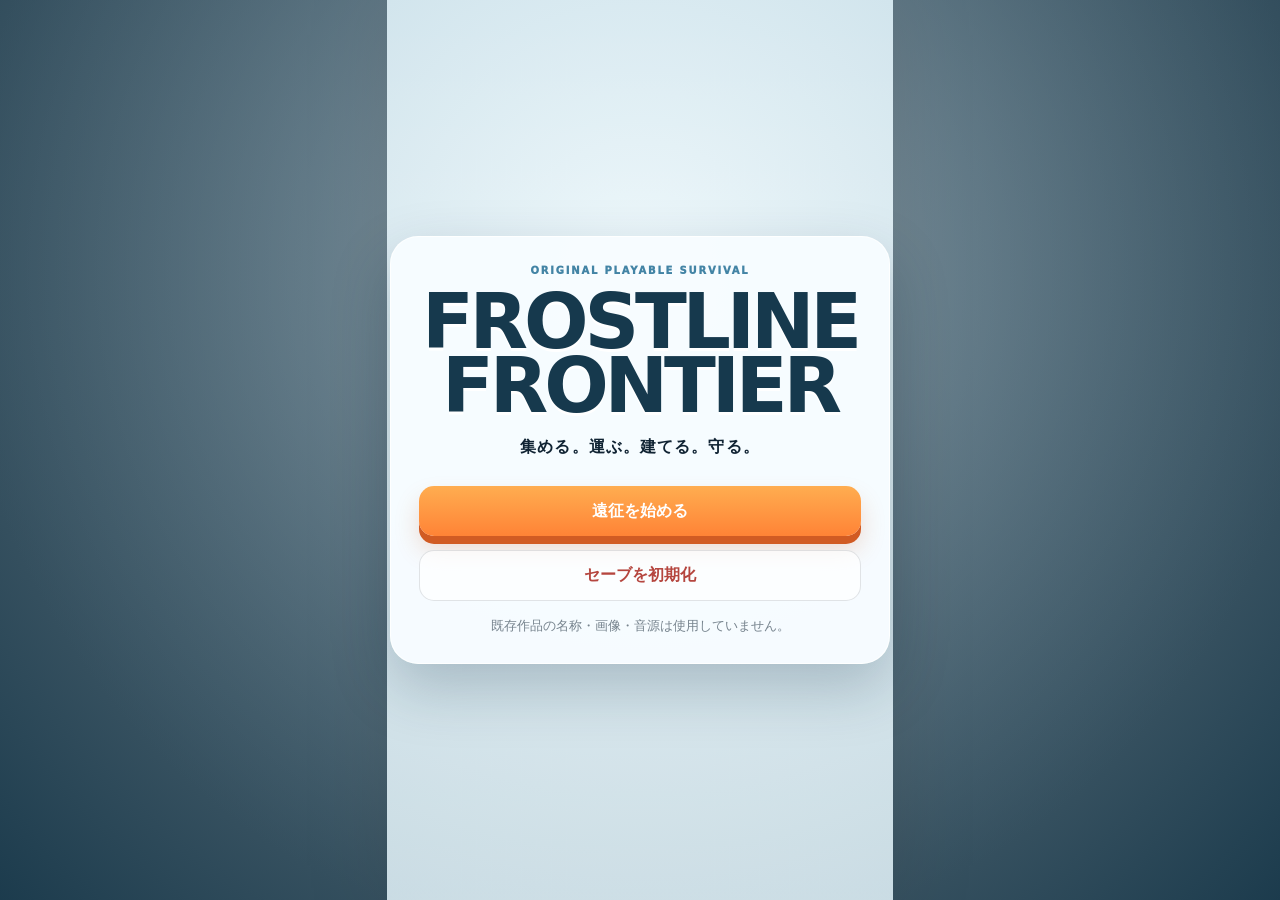
<file: index.html>
<!doctype html>
<html lang="ja">
<head>
  <meta charset="utf-8" />
  <meta name="viewport" content="width=device-width,initial-scale=1,maximum-scale=1,user-scalable=no,viewport-fit=cover" />
  <meta name="theme-color" content="#dceef6" />
  <title>Frostline Frontier</title>
  <link rel="stylesheet" href="styles.css" />
</head>
<body>
  <main id="app">
    <canvas id="game" width="540" height="960" aria-label="Frostline Frontier game canvas"></canvas>

    <section id="hud" class="hud hidden">
      <div class="hud-left">
        <button id="pauseBtn" class="icon-btn" aria-label="一時停止">Ⅱ</button>
        <div class="hud-copy">
          <div id="stageTitle" class="stage-title"></div>
          <div id="objective" class="objective"></div>
        </div>
      </div>
      <div class="hud-right">
        <div class="pill coin-pill"><span class="coin-dot"></span><span id="coinHud">0</span></div>
        <div class="pill load-pill"><span class="load-mark">▰</span><span id="carryHud">0/0</span></div>
      </div>
      <div class="progress-track"><div id="goalBar" class="progress-fill"></div></div>
    </section>

    <section id="titleScreen" class="panel-screen">
      <div class="hero-card">
        <div class="eyebrow">ORIGINAL PLAYABLE SURVIVAL</div>
        <h1>FROSTLINE<br/>FRONTIER</h1>
        <p>集める。運ぶ。建てる。守る。</p>
        <button id="startBtn" class="primary">遠征を始める</button>
        <button id="resetBtn" class="ghost danger">セーブを初期化</button>
        <small>既存作品の名称・画像・音源は使用していません。</small>
      </div>
    </section>

    <section id="stageScreen" class="panel-screen hidden">
      <div class="menu-card wide">
        <div class="menu-head">
          <div>
            <div class="eyebrow">EXPEDITION MAP</div>
            <h2>雪原遠征</h2>
          </div>
          <div class="currency"><span class="coin-dot"></span> <span id="coinMenu">0</span></div>
        </div>
        <div id="stageGrid" class="stage-grid"></div>
        <div class="menu-actions">
          <button id="upgradeBtn" class="secondary">装備強化</button>
          <button id="backTitleBtn" class="ghost">タイトルへ</button>
        </div>
      </div>
    </section>

    <section id="upgradeScreen" class="panel-screen hidden">
      <div class="menu-card">
        <div class="menu-head">
          <div><div class="eyebrow">PERMANENT UPGRADES</div><h2>遠征装備</h2></div>
          <div class="currency"><span class="coin-dot"></span> <span id="coinUpgrade">0</span></div>
        </div>
        <div id="upgradeList" class="upgrade-list"></div>
        <button id="upgradeBackBtn" class="primary">戻る</button>
      </div>
    </section>

    <section id="pauseScreen" class="panel-screen hidden translucent">
      <div class="menu-card compact">
        <div class="eyebrow">PAUSED</div>
        <h2>一時停止</h2>
        <button id="resumeBtn" class="primary">続ける</button>
        <button id="restartBtn" class="secondary">ステージを最初から</button>
        <button id="quitBtn" class="ghost">ステージ選択へ</button>
      </div>
    </section>

    <section id="completeScreen" class="panel-screen hidden translucent">
      <div class="menu-card compact result-card">
        <div class="eyebrow">STAGE CLEAR</div>
        <h2 id="clearTitle">クリア！</h2>
        <div id="stars" class="stars">★★★</div>
        <p id="resultText"></p>
        <button id="nextBtn" class="primary">次へ</button>
        <button id="selectBtn" class="ghost">ステージ選択</button>
      </div>
    </section>

    <div id="toast" class="toast hidden"></div>
  </main>
  <script src="player-motion.js"></script>
  <script src="game.js"></script>
</body>
</html>
</file>
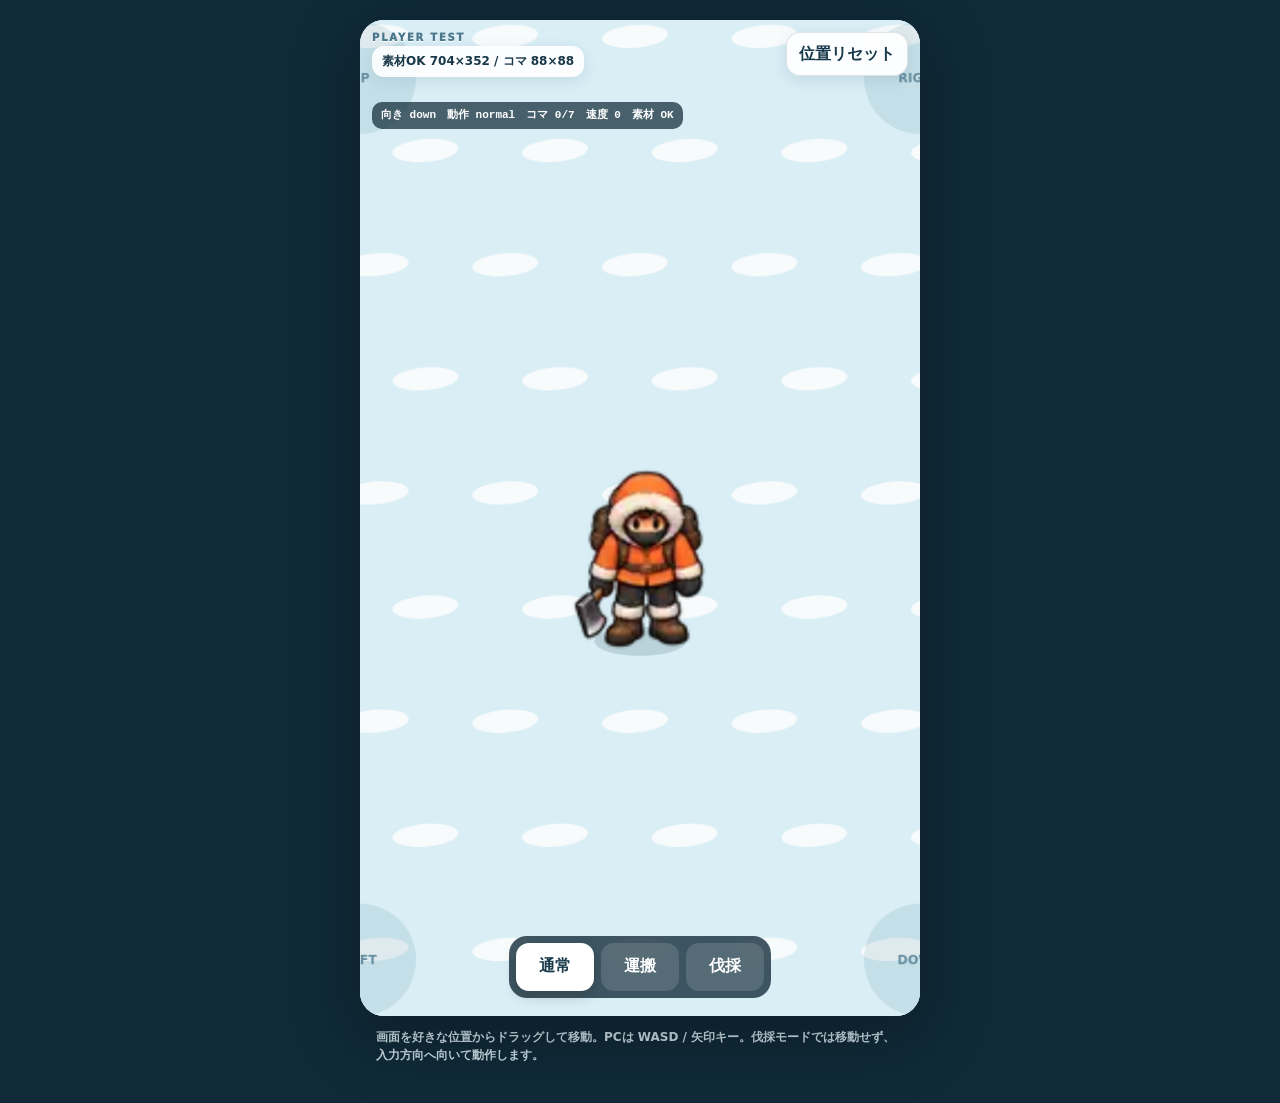
<file: player-test.html>
<!doctype html>
<html lang="ja">
<head>
  <meta charset="utf-8">
  <meta name="viewport" content="width=device-width,initial-scale=1,maximum-scale=1,user-scalable=no,viewport-fit=cover">
  <meta name="theme-color" content="#163241">
  <title>Player Animation Test</title>
  <link rel="stylesheet" href="player-test.css">
</head>
<body>
  <main class="test-shell">
    <section class="game-frame">
      <canvas id="testCanvas" width="540" height="960" aria-label="プレイヤー操作とアニメーションのテスト"></canvas>

      <div class="topbar">
        <div>
          <div class="eyebrow">PLAYER TEST</div>
          <div class="status" id="status">素材を読み込み中…</div>
        </div>
        <button id="resetPos" type="button" class="small-btn">位置リセット</button>
      </div>

      <div class="debug" id="debug">loading</div>

      <div class="mode-panel" aria-label="アニメーションモード">
        <button type="button" class="mode active" data-mode="normal">通常</button>
        <button type="button" class="mode" data-mode="carry">運搬</button>
        <button type="button" class="mode" data-mode="chop">伐採</button>
      </div>
    </section>

    <p class="help">画面を好きな位置からドラッグして移動。PCは WASD / 矢印キー。伐採モードでは移動せず、入力方向へ向いて動作します。</p>
  </main>
  <script src="player-motion.js"></script>
  <script src="player-test.js"></script>
</body>
</html>
</file>
<file: styles.css>
:root{
  color-scheme:light;
  --ink:#102333;
  --panel:rgba(247,252,255,.96);
  --line:rgba(16,35,51,.12);
  --shadow:0 24px 60px rgba(14,47,67,.24);
}
*{box-sizing:border-box;-webkit-tap-highlight-color:transparent}
html,body{margin:0;width:100%;height:100%;overflow:hidden;background:#0f2735;font-family:Inter,ui-sans-serif,system-ui,-apple-system,"Hiragino Kaku Gothic ProN","Yu Gothic",sans-serif;color:var(--ink);touch-action:none}
button{font:inherit}
#app{position:relative;width:100%;height:100%;display:grid;place-items:center;overflow:hidden;background:radial-gradient(circle at 50% 30%,#254b60,#0f2735 76%)}
#game{
  display:block;
  width:min(100vw,56.25vh);
  height:min(177.7778vw,100vh);
  background:#d8eef7;
  box-shadow:0 0 70px rgba(0,0,0,.28);
  touch-action:none
}
.hidden{display:none!important}
.panel-screen{
  position:absolute;inset:0;z-index:20;display:grid;place-items:center;
  padding:max(18px,env(safe-area-inset-top)) 18px max(18px,env(safe-area-inset-bottom));
  background:radial-gradient(circle at 50% 30%,rgba(255,255,255,.48),rgba(61,112,139,.28));
  overflow:auto
}
.panel-screen.translucent{background:rgba(8,28,40,.54);backdrop-filter:blur(9px)}
.hero-card,.menu-card{
  width:min(500px,92vw);padding:28px;border-radius:28px;background:var(--panel);
  border:1px solid rgba(255,255,255,.85);box-shadow:var(--shadow);text-align:center
}
.hero-card h1{
  font-size:clamp(44px,12vw,76px);line-height:.84;margin:14px 0;letter-spacing:-.055em;
  color:#16394d;text-shadow:0 3px 0 #fff
}
.hero-card p{font-weight:900;letter-spacing:.07em;margin:20px 0 28px}
.hero-card small{display:block;margin-top:16px;opacity:.55}
.menu-card.wide{width:min(760px,94vw)}
.menu-card.compact{width:min(420px,90vw)}
.menu-head{display:flex;align-items:center;justify-content:space-between;gap:16px;text-align:left;margin-bottom:18px}
.menu-head h2,.menu-card h2{margin:4px 0 0;font-size:30px}
.eyebrow{font-size:10px;font-weight:1000;letter-spacing:.18em;color:#4384a5}
.currency{display:flex;align-items:center;gap:8px;font-weight:1000;font-size:18px;background:#fff3cb;padding:10px 13px;border-radius:999px;white-space:nowrap}
.coin-dot{display:inline-block;width:18px;height:18px;border-radius:50%;background:radial-gradient(circle at 35% 30%,#fff3a1 0 16%,#f7c94a 17% 62%,#ce8d1d 63%);box-shadow:inset 0 0 0 2px rgba(132,82,9,.2)}
button{border:0;border-radius:15px;padding:14px 18px;font-weight:900;cursor:pointer;transition:transform .12s ease,filter .12s ease;min-height:50px}
button:active{transform:translateY(2px) scale(.99)}
.primary{width:100%;background:linear-gradient(#ffad50,#ff8336);color:#fff;box-shadow:0 8px 0 #d15b23,0 14px 24px rgba(209,91,35,.22)}
.secondary{background:#16394d;color:#fff;box-shadow:0 6px 0 #0b2432}
.ghost{background:rgba(255,255,255,.68);border:1px solid var(--line);color:var(--ink)}
.danger{color:#b5463f;margin-top:14px;width:100%}

.stage-grid{display:grid;grid-template-columns:repeat(2,1fr);gap:10px}
.stage-card{
  position:relative;text-align:left;min-height:142px;padding:15px;border-radius:20px;
  background:linear-gradient(150deg,#fff,#e7f8ff);border:1px solid rgba(50,102,130,.12);
  overflow:hidden;cursor:pointer
}
.stage-card.locked{filter:grayscale(.75);opacity:.5;cursor:not-allowed}
.stage-card .num{font-size:10px;font-weight:1000;letter-spacing:.14em;color:#4b88a5}
.stage-card h3{margin:8px 0 5px;font-size:19px}
.stage-card p{font-size:11px;line-height:1.45;margin:0;opacity:.65;font-weight:750;max-width:82%}
.stage-card .badge{
  position:absolute;right:10px;bottom:10px;width:44px;height:44px;border-radius:15px;
  display:grid;place-items:center;background:#17394d;color:#fff;font-size:17px;font-weight:1000;
  box-shadow:0 5px 0 rgba(7,29,42,.22)
}
.stage-card .best{position:absolute;left:14px;bottom:10px;color:#f49b22;font-weight:1000;font-size:12px}
.menu-actions{display:flex;justify-content:center;gap:10px;margin-top:18px}
.upgrade-list{display:grid;gap:12px;margin:18px 0}
.upgrade-row{
  display:grid;grid-template-columns:1fr auto;gap:12px;align-items:center;text-align:left;padding:14px;
  border-radius:18px;background:#f3fbff;border:1px solid var(--line)
}
.upgrade-row h3{margin:0 0 4px}
.upgrade-row p{margin:0;opacity:.65;font-size:12px}
.upgrade-row button{min-width:114px;background:#16394d;color:white}
.upgrade-row button:disabled{opacity:.35}

.hud{
  position:absolute;z-index:10;top:0;left:50%;transform:translateX(-50%);
  width:min(100vw,56.25vh);
  padding:max(10px,env(safe-area-inset-top)) 10px 0;
  display:grid;grid-template-columns:1fr auto;gap:7px;pointer-events:none;
  text-shadow:0 2px 0 rgba(255,255,255,.8)
}
.hud-left,.hud-right{display:flex;align-items:flex-start;gap:8px}
.hud-right{justify-content:flex-end}
.hud-copy{min-width:0;padding-top:2px}
.icon-btn{
  pointer-events:auto;min-width:42px;width:42px;min-height:42px;height:42px;padding:0;
  background:rgba(255,255,255,.93);border:1px solid rgba(15,46,63,.12);box-shadow:0 4px 12px rgba(15,46,63,.12)
}
.stage-title{font-weight:1000;font-size:13px;white-space:nowrap;overflow:hidden;text-overflow:ellipsis;max-width:250px}
.objective{font-weight:850;font-size:10px;opacity:.76;max-width:245px;line-height:1.25}
.pill{
  min-height:39px;display:flex;align-items:center;gap:7px;
  background:rgba(255,255,255,.91);border:1px solid rgba(15,46,63,.1);
  border-radius:999px;padding:7px 10px;font-size:12px;font-weight:1000;white-space:nowrap
}
.load-mark{font-size:14px;color:#c36433;transform:rotate(90deg);display:inline-block}
.progress-track{
  grid-column:1/-1;height:7px;margin:0 4px;background:rgba(19,63,86,.17);
  border:1px solid rgba(255,255,255,.7);border-radius:999px;overflow:hidden
}
.progress-fill{height:100%;width:0;background:linear-gradient(90deg,#ff8d38,#ffd64e);transition:width .15s ease}
.toast{
  position:absolute;z-index:30;left:50%;bottom:max(24px,env(safe-area-inset-bottom));transform:translateX(-50%);
  background:rgba(13,37,50,.93);color:white;font-weight:900;border-radius:999px;padding:11px 16px;
  pointer-events:none;box-shadow:0 10px 30px rgba(0,0,0,.2);white-space:nowrap;max-width:88vw
}
.result-card .stars{font-size:42px;color:#ffb52c;letter-spacing:.12em;text-shadow:0 3px 0 #d97d1f;margin:12px 0}
.result-card p{font-weight:800;line-height:1.7}

@media(min-width:800px){
  .stage-grid{grid-template-columns:repeat(3,1fr)}
  .stage-card{min-height:150px}
}
@media(max-width:430px){
  .hero-card,.menu-card{padding:22px;border-radius:23px}
  .stage-grid{gap:8px}
  .stage-card{padding:12px;min-height:132px}
  .stage-card h3{font-size:16px}
  .stage-card p{font-size:10px}
  .stage-card .best{font-size:11px;bottom:8px;left:11px}
  .stage-card .badge{right:8px;bottom:8px;width:38px;height:38px;border-radius:13px}
  .menu-head h2,.menu-card h2{font-size:26px}
  .currency{font-size:15px}
  .menu-actions{flex-direction:column}
  .menu-actions button{width:100%}
  .stage-title{max-width:44vw}
  .objective{max-width:45vw}
  .pill{padding:6px 9px}
}
</file>
<file: player-test.css>
*{box-sizing:border-box;-webkit-tap-highlight-color:transparent}
:root{color-scheme:dark}
html,body{margin:0;min-height:100%;background:#102a38;color:#fff;font-family:Inter,ui-sans-serif,system-ui,-apple-system,"Hiragino Kaku Gothic ProN","Yu Gothic",sans-serif}
body{display:grid;place-items:start center;padding:0;overscroll-behavior:none}
button{font:inherit}
.test-shell{width:min(100%,560px);padding:0 0 18px}
.game-frame{position:relative;width:100%;aspect-ratio:9/16;background:#d9eef5;overflow:hidden;touch-action:none;box-shadow:0 18px 70px rgba(0,0,0,.3)}
#testCanvas{display:block;width:100%;height:100%;touch-action:none;background:#d9eef5}
.topbar{position:absolute;z-index:3;left:12px;right:12px;top:max(12px,env(safe-area-inset-top));display:flex;justify-content:space-between;align-items:flex-start;gap:10px;pointer-events:none}
.eyebrow{font-size:10px;letter-spacing:.18em;font-weight:1000;color:#4b778d;text-shadow:0 1px #fff}
.status{margin-top:3px;padding:7px 10px;border-radius:12px;background:rgba(255,255,255,.9);color:#183849;font-size:12px;font-weight:900;box-shadow:0 4px 15px rgba(33,72,91,.1)}
.status.error{background:#6e2626;color:#fff}
.small-btn{pointer-events:auto;min-height:44px;border:1px solid rgba(20,50,65,.13);border-radius:14px;padding:0 12px;background:rgba(255,255,255,.92);color:#173849;font-weight:900;box-shadow:0 4px 14px rgba(33,72,91,.12)}
.debug{position:absolute;z-index:3;top:82px;left:12px;padding:6px 9px;border-radius:10px;background:rgba(16,42,56,.72);font:700 11px/1.35 ui-monospace,SFMono-Regular,Menlo,monospace;pointer-events:none}
.mode-panel{position:absolute;z-index:4;left:50%;bottom:max(18px,env(safe-area-inset-bottom));transform:translateX(-50%);display:flex;gap:7px;padding:7px;border-radius:18px;background:rgba(16,42,56,.78);backdrop-filter:blur(8px)}
.mode{min-width:78px;min-height:48px;border:0;border-radius:13px;background:rgba(255,255,255,.13);color:#fff;font-weight:900}
.mode.active{background:#fff;color:#193b4c;box-shadow:0 5px 14px rgba(0,0,0,.18)}
.help{margin:12px 16px 0;color:#c7d9e2;font-size:12px;line-height:1.55;font-weight:700}
@media(min-width:700px){body{padding:20px}.game-frame{border-radius:24px}}
</file>
